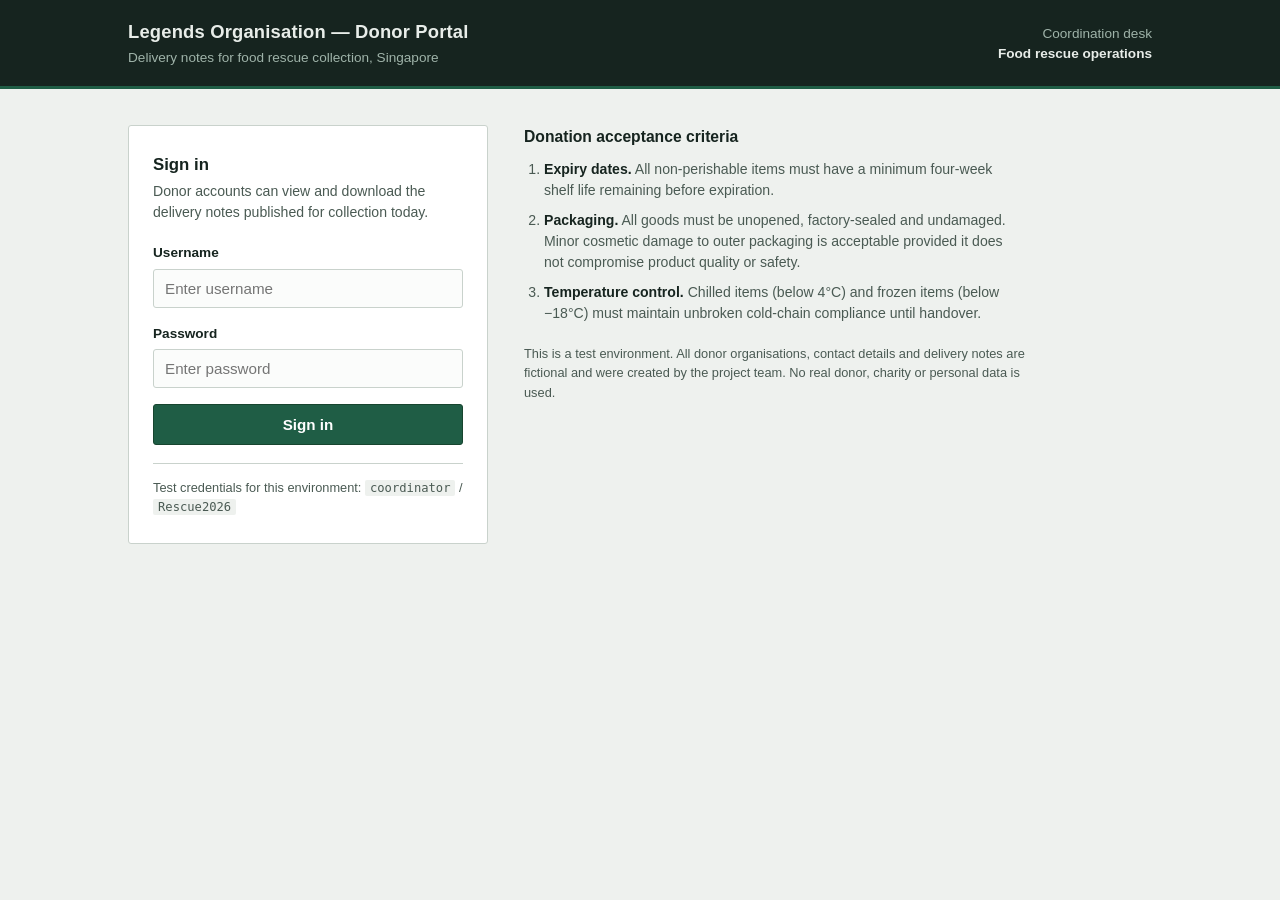
<file: index.html>
<!DOCTYPE html>
<html lang="en">
<head>
<meta charset="utf-8">
<meta name="viewport" content="width=device-width, initial-scale=1">
<title>Sign in — Legends Organisation Donor Portal</title>
<link rel="stylesheet" href="assets/portal.css">
</head>
<body data-page="login">

<header class="masthead">
  <div class="masthead-inner">
    <div>
      <h1>Legends Organisation — Donor Portal</h1>
      <p>Delivery notes for food rescue collection, Singapore</p>
    </div>
    <div class="masthead-meta">
      Coordination desk<br>
      <strong>Food rescue operations</strong>
    </div>
  </div>
</header>

<main>
  <div class="split">

    <section class="panel" aria-labelledby="signInHeading">
      <h2 id="signInHeading">Sign in</h2>
      <p class="lede">Donor accounts can view and download the delivery notes
        published for collection today.</p>

      <div class="field">
        <label for="username">Username</label>
        <input type="text" id="username" name="username"
               data-testid="login-username"
               autocomplete="off" spellcheck="false" placeholder="Enter username">
      </div>

      <div class="field">
        <label for="password">Password</label>
        <input type="password" id="password" name="password"
               data-testid="login-password"
               autocomplete="off" placeholder="Enter password">
      </div>

      <button type="button" class="primary" id="btnLogin" name="btnLogin"
              data-testid="login-submit">Sign in</button>

      <div class="message" id="loginError" name="loginError"
           data-testid="login-error" role="alert" aria-live="polite" hidden></div>

      <p class="hint">Test credentials for this environment:
        <code>coordinator</code> / <code>Rescue2026</code></p>
    </section>

    <section class="criteria" aria-labelledby="criteriaHeading">
      <h3 id="criteriaHeading">Donation acceptance criteria</h3>
      <ol>
        <li><strong>Expiry dates.</strong> All non-perishable items must have a
          minimum four-week shelf life remaining before expiration.</li>
        <li><strong>Packaging.</strong> All goods must be unopened,
          factory-sealed and undamaged. Minor cosmetic damage to outer packaging
          is acceptable provided it does not compromise product quality or safety.</li>
        <li><strong>Temperature control.</strong> Chilled items (below 4&deg;C) and
          frozen items (below &minus;18&deg;C) must maintain unbroken cold-chain
          compliance until handover.</li>
      </ol>
      <p class="footnote">This is a test environment. All donor organisations,
        contact details and delivery notes are fictional and were created by the
        project team. No real donor, charity or personal data is used.</p>
    </section>

  </div>
</main>

<script>
(function () {
  "use strict";

  var VALID_USER = "coordinator";
  var VALID_PASS = "Rescue2026";
  var SESSION_KEY = "legendsPortalSession";

  var userEl  = document.getElementById("username");
  var passEl  = document.getElementById("password");
  var btnEl   = document.getElementById("btnLogin");
  var errEl   = document.getElementById("loginError");

  function showError(text) {
    errEl.textContent = text;
    errEl.hidden = false;
  }

  function clearError() {
    errEl.textContent = "";
    errEl.hidden = true;
  }

  function signIn() {
    clearError();
    var u = userEl.value.trim();
    var p = passEl.value;

    if (!u || !p) {
      showError("Enter both a username and a password to continue.");
      return;
    }
    if (u !== VALID_USER || p !== VALID_PASS) {
      showError("Those credentials were not recognised. Check the username and password and try again.");
      passEl.value = "";
      return;
    }

    try {
      sessionStorage.setItem(SESSION_KEY, JSON.stringify({
        user: u,
        signedInAt: new Date().toISOString()
      }));
    } catch (e) {
      showError("This browser is blocking session storage, so the dashboard cannot open.");
      return;
    }
    window.location.href = "dashboard.html";
  }

  btnEl.addEventListener("click", signIn);

  [userEl, passEl].forEach(function (el) {
    el.addEventListener("keydown", function (ev) {
      if (ev.key === "Enter") { signIn(); }
    });
  });

  // Message shown when the dashboard bounces an unauthenticated visit back here.
  if (window.location.search.indexOf("auth=required") !== -1) {
    showError("Sign in to view the delivery notes published for collection.");
  }
})();
</script>

</body>
</html>
</file>
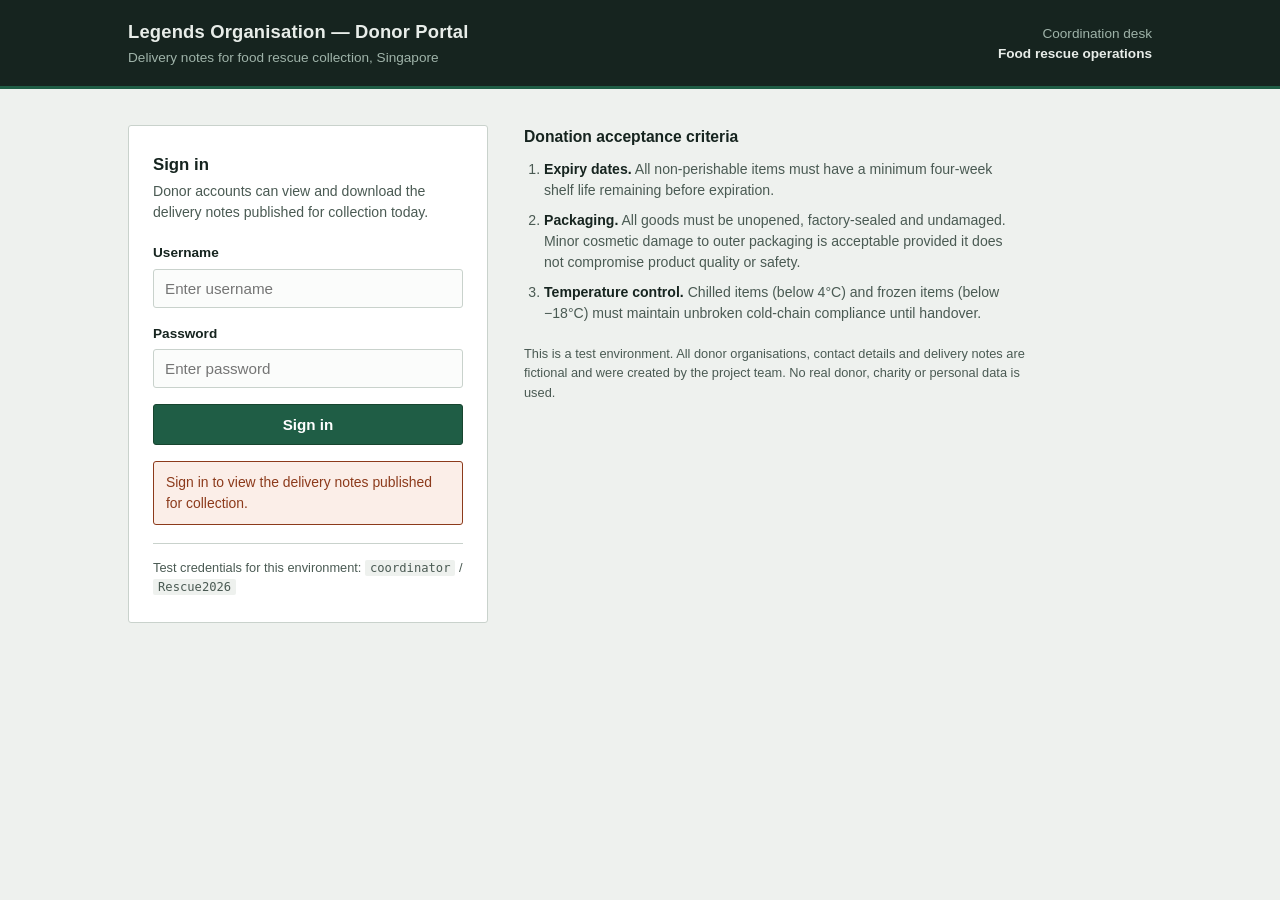
<file: dashboard.html>
<!DOCTYPE html>
<html lang="en">
<head>
<meta charset="utf-8">
<meta name="viewport" content="width=device-width, initial-scale=1">
<title>Delivery notes — Legends Organisation Donation Intake Portal</title>
<link rel="stylesheet" href="assets/portal.css">
<script>
// Runs before the body paints. An unauthenticated visit never sees the table,
// so the robot cannot skip the login step by navigating straight here.
(function () {
  "use strict";
  var session = null;
  try { session = sessionStorage.getItem("legendsPortalSession"); } catch (e) { session = null; }
  if (!session) { window.location.replace("index.html?auth=required"); }
})();
</script>
</head>
<body data-page="dashboard">

<header class="masthead">
  <div class="masthead-inner">
    <div>
      <h1>Legends Organisation — Donation Intake Portal</h1>
      <p>Delivery notes for food rescue collection, Singapore</p>
    </div>
    <div class="masthead-meta">
      Signed in as
      <strong id="sessionUser" data-testid="session-user">&mdash;</strong>
    </div>
  </div>
</header>

<main>

  <div class="bar">
    <div>
      <h2 id="dashboardReady" data-testid="dashboard-ready">Delivery notes published for collection</h2>
      <p><span id="noteCount" data-testid="note-count">3</span> notes available &mdash;
         download each one and register it against today&rsquo;s inventory.</p>
    </div>
    <button type="button" class="quiet" id="btnLogout" name="btnLogout"
            data-testid="logout-button">Sign out</button>
  </div>

  <div class="table-wrap">
    <table id="deliveryNotesTable" name="deliveryNotesTable"
           data-testid="delivery-notes-table">
      <thead>
        <tr>
          <th scope="col">Reference</th>
          <th scope="col">Donor organisation</th>
          <th scope="col">Issued</th>
          <th scope="col" class="num">Line items</th>
          <th scope="col">Storage</th>
          <th scope="col">File</th>
          <th scope="col">Drive ID</th>
          <th scope="col">Action</th>
        </tr>
      </thead>
      <tbody id="deliveryNotesBody" data-testid="delivery-notes-body">
        <tr data-testid="note-row" data-note-ref="DN-AS-20260822-01">
          <td class="ref" data-testid="note-reference">DN-AS-20260822-01</td>
          <td data-testid="note-donor">Alpha Supermart</td>
          <td data-testid="note-issued">22 Aug 2026</td>
          <td class="num" data-testid="note-lines">6</td>
          <td data-testid="note-storage">Dry</td>
          <td data-testid="note-filename">Food Donation Form_Alpha Supermart_20260822.pdf</td>
          <td data-testid="note-fileid">1Um7PBU27GVo8OqscOBVW2N8djUqv6O2o</td>
          <td>
            <a class="download"
              id="downloadAlphaSupermart"
              name="downloadAlphaSupermart"
              data-testid="download-link"
              data-note-ref="DN-AS-20260822-01"
              href="https://drive.google.com/file/d/1XISK9_xoVYLKAJDA4XbgzqbWTpF33kMt/view?usp=sharing"
              download="Food Donation Form_Alpha Supermart_20260822.pdf"
              target="_blank" rel="noopener noreferrer">Download PDF</a>
          </td>
        </tr>

        <!-- Line items and Storage are placeholders: replace TBC once you have
             opened the Bravo Supermart PDF and counted its lines. -->
        <tr data-testid="note-row" data-note-ref="DN-BS-20260825-01">
          <td class="ref" data-testid="note-reference">DN-BS-20260825-01</td>
          <td data-testid="note-donor">Bravo Supermart</td>
          <td data-testid="note-issued">25 Aug 2026</td>
          <td class="num" data-testid="note-lines">5</td>
          <td data-testid="note-storage">Sealed</td>
          <td data-testid="note-filename">Food Donation Form_Bravo Supermart_20260825.pdf</td>
          <td data-testid="note-fileid">19alp_zgBUrKlC2-JirJv3TEitg_2JQEW</td>
          <td>
            <a class="download"
              id="downloadBravoSupermart"
              name="downloadBravoSupermart"
              data-testid="download-link"
              data-note-ref="DN-BS-20260825-01"
              href="https://drive.google.com/file/d/1jAIaztbroWyGo3SEDRRNDn2cnQBCe1_g/view?usp=drive_link"
              download="Food Donation Form_Bravo Supermart_20260825.pdf"
              target="_blank" rel="noopener noreferrer">Download PDF</a>
          </td>
        </tr>

        <!-- Same here for Charlie Supermart. -->
        <tr data-testid="note-row" data-note-ref="DN-CS-20260820-01">
          <td class="ref" data-testid="note-reference">DN-CS-20260820-01</td>
          <td data-testid="note-donor">Charlie Supermart</td>
          <td data-testid="note-issued">20 Aug 2026</td>
          <td class="num" data-testid="note-lines">6</td>
          <td data-testid="note-storage">Sealed</td>
          <td data-testid="note-filename">Food Donation Form_Charlie Supermart_20260820.pdf</td>
          <td data-testid="note-fileid">1xsB5uY1aQYquU2fvoFbnw_0XaSuHCGfY</td>
          <td>
            <a class="download"
              id="downloadCharlieSupermart"
              name="downloadCharlieSupermart"
              data-testid="download-link"
              data-note-ref="DN-CS-20260820-01"
              href="https://drive.google.com/file/d/1xqY56h8jm10mk4ZuCpP0ck38kYX-56IO/view?usp=drive_link"
              download="Food Donation Form_Charlie Supermart_20260820.pdf"
              target="_blank" rel="noopener noreferrer">Download PDF</a>
          </td>
        </tr>

      </tbody>
    </table>
  </div>

  <p class="footnote">All donor organisations, contact details and delivery
    notes on this portal are fictional and were created by the project team.
    No real donor, charity or personal data is used.</p>

</main>

<script>
(function () {
  "use strict";
  var SESSION_KEY = "legendsPortalSession";

  var raw = null;
  try { raw = sessionStorage.getItem(SESSION_KEY); } catch (e) { raw = null; }
  if (!raw) { return; }

  try {
    var session = JSON.parse(raw);
    document.getElementById("sessionUser").textContent = session.user || "unknown";
  } catch (e) {
    document.getElementById("sessionUser").textContent = "unknown";
  }

  // Keep the count honest even if rows are added or removed later.
  var rows = document.querySelectorAll("#deliveryNotesBody tr[data-testid='note-row']");
  document.getElementById("noteCount").textContent = String(rows.length);

  document.getElementById("btnLogout").addEventListener("click", function () {
    try { sessionStorage.removeItem(SESSION_KEY); } catch (e) { /* ignore */ }
    window.location.href = "index.html";
  });
})();
</script>

</body>
</html>
</file>
<file: assets/portal.css>
/* Legends Organisation — Donor Portal
   No external requests (fonts, CDNs) on purpose: page load must be
   deterministic for the UiPath robot. Everything below is local. */

:root {
  --ink:      #16241f;
  --ink-soft: #4a5a53;
  --canvas:   #eef1ee;
  --surface:  #ffffff;
  --line:     #c9d2cc;
  --accent:   #1f5d45;
  --accent-d: #17452f;
  --alert:    #8c3a1b;
  --alert-bg: #fbeee8;
  --radius:   3px;
}

* { box-sizing: border-box; }

html, body {
  margin: 0;
  padding: 0;
  background: var(--canvas);
  color: var(--ink);
  font-family: -apple-system, BlinkMacSystemFont, "Segoe UI", Roboto,
               "Helvetica Neue", Arial, sans-serif;
  font-size: 16px;
  line-height: 1.5;
  -webkit-font-smoothing: antialiased;
}

/* ---------- masthead ---------- */

.masthead {
  background: var(--ink);
  color: #e8ede9;
  border-bottom: 3px solid var(--accent);
}

.masthead-inner {
  max-width: 1080px;
  margin: 0 auto;
  padding: 18px 28px;
  display: flex;
  align-items: baseline;
  justify-content: space-between;
  gap: 20px;
  flex-wrap: wrap;
}

.masthead h1 {
  margin: 0;
  font-size: 1.15rem;
  font-weight: 600;
  letter-spacing: 0.01em;
}

.masthead p {
  margin: 2px 0 0;
  font-size: 0.85rem;
  color: #9fb3a9;
}

.masthead-meta {
  font-size: 0.85rem;
  color: #9fb3a9;
  text-align: right;
}

.masthead-meta strong {
  color: #e8ede9;
  font-weight: 600;
}

/* ---------- layout ---------- */

main {
  max-width: 1080px;
  margin: 0 auto;
  padding: 36px 28px 60px;
}

.split {
  display: grid;
  grid-template-columns: minmax(0, 360px) minmax(0, 1fr);
  gap: 36px;
  align-items: start;
}

@media (max-width: 760px) {
  .split { grid-template-columns: 1fr; gap: 24px; }
}

.panel {
  background: var(--surface);
  border: 1px solid var(--line);
  border-radius: var(--radius);
  padding: 26px 24px;
}

.panel h2 {
  margin: 0 0 4px;
  font-size: 1.05rem;
  font-weight: 600;
}

.panel .lede {
  margin: 0 0 20px;
  font-size: 0.88rem;
  color: var(--ink-soft);
}

/* ---------- form ---------- */

.field { margin-bottom: 16px; }

.field label {
  display: block;
  margin-bottom: 5px;
  font-size: 0.85rem;
  font-weight: 600;
}

.field input {
  width: 100%;
  padding: 10px 11px;
  font-size: 0.95rem;
  font-family: inherit;
  color: var(--ink);
  background: #fbfcfb;
  border: 1px solid var(--line);
  border-radius: var(--radius);
}

.field input:focus {
  outline: 2px solid var(--accent);
  outline-offset: 1px;
  background: #fff;
}

button.primary {
  width: 100%;
  padding: 11px 14px;
  font-size: 0.95rem;
  font-family: inherit;
  font-weight: 600;
  color: #fff;
  background: var(--accent);
  border: 1px solid var(--accent-d);
  border-radius: var(--radius);
  cursor: pointer;
}

button.primary:hover { background: var(--accent-d); }
button.primary:focus-visible { outline: 2px solid var(--ink); outline-offset: 2px; }

.message {
  margin-top: 16px;
  padding: 10px 12px;
  font-size: 0.87rem;
  border-radius: var(--radius);
  border: 1px solid var(--alert);
  background: var(--alert-bg);
  color: var(--alert);
}

.message[hidden] { display: none; }

.hint {
  margin: 18px 0 0;
  padding-top: 14px;
  border-top: 1px solid var(--line);
  font-size: 0.8rem;
  color: var(--ink-soft);
}

.hint code {
  background: var(--canvas);
  padding: 1px 5px;
  border-radius: 2px;
  font-size: 0.95em;
}

/* ---------- criteria block ---------- */

.criteria h3 {
  margin: 0 0 10px;
  font-size: 0.98rem;
  font-weight: 600;
}

.criteria ol {
  margin: 0;
  padding-left: 20px;
  font-size: 0.88rem;
  color: var(--ink-soft);
  max-width: 62ch;
}

.criteria li { margin-bottom: 9px; }
.criteria li strong { color: var(--ink); font-weight: 600; }

/* ---------- dashboard ---------- */

.bar {
  display: flex;
  align-items: center;
  justify-content: space-between;
  gap: 16px;
  flex-wrap: wrap;
  margin-bottom: 18px;
}

.bar h2 {
  margin: 0;
  font-size: 1.05rem;
  font-weight: 600;
}

.bar p {
  margin: 3px 0 0;
  font-size: 0.87rem;
  color: var(--ink-soft);
}

button.quiet {
  padding: 8px 14px;
  font-size: 0.87rem;
  font-family: inherit;
  color: var(--ink);
  background: var(--surface);
  border: 1px solid var(--line);
  border-radius: var(--radius);
  cursor: pointer;
}

button.quiet:hover { border-color: var(--ink-soft); }

.table-wrap {
  background: var(--surface);
  border: 1px solid var(--line);
  border-radius: var(--radius);
  overflow-x: auto;
}

table {
  width: 100%;
  border-collapse: collapse;
  font-size: 0.88rem;
}

thead th {
  text-align: left;
  font-weight: 600;
  padding: 12px 14px;
  background: var(--canvas);
  border-bottom: 1px solid var(--line);
  white-space: nowrap;
}

tbody td {
  padding: 12px 14px;
  border-bottom: 1px solid #e6eae7;
  vertical-align: middle;
}

tbody tr:last-child td { border-bottom: none; }

.ref { font-weight: 600; white-space: nowrap; }
.num { text-align: right; }

a.download {
  display: inline-block;
  padding: 6px 12px;
  font-size: 0.85rem;
  font-weight: 600;
  color: #fff;
  background: var(--accent);
  border: 1px solid var(--accent-d);
  border-radius: var(--radius);
  text-decoration: none;
  white-space: nowrap;
}

a.download:hover { background: var(--accent-d); }
a.download:focus-visible { outline: 2px solid var(--ink); outline-offset: 2px; }

.footnote {
  margin-top: 20px;
  font-size: 0.8rem;
  color: var(--ink-soft);
  max-width: 74ch;
}
</file>
